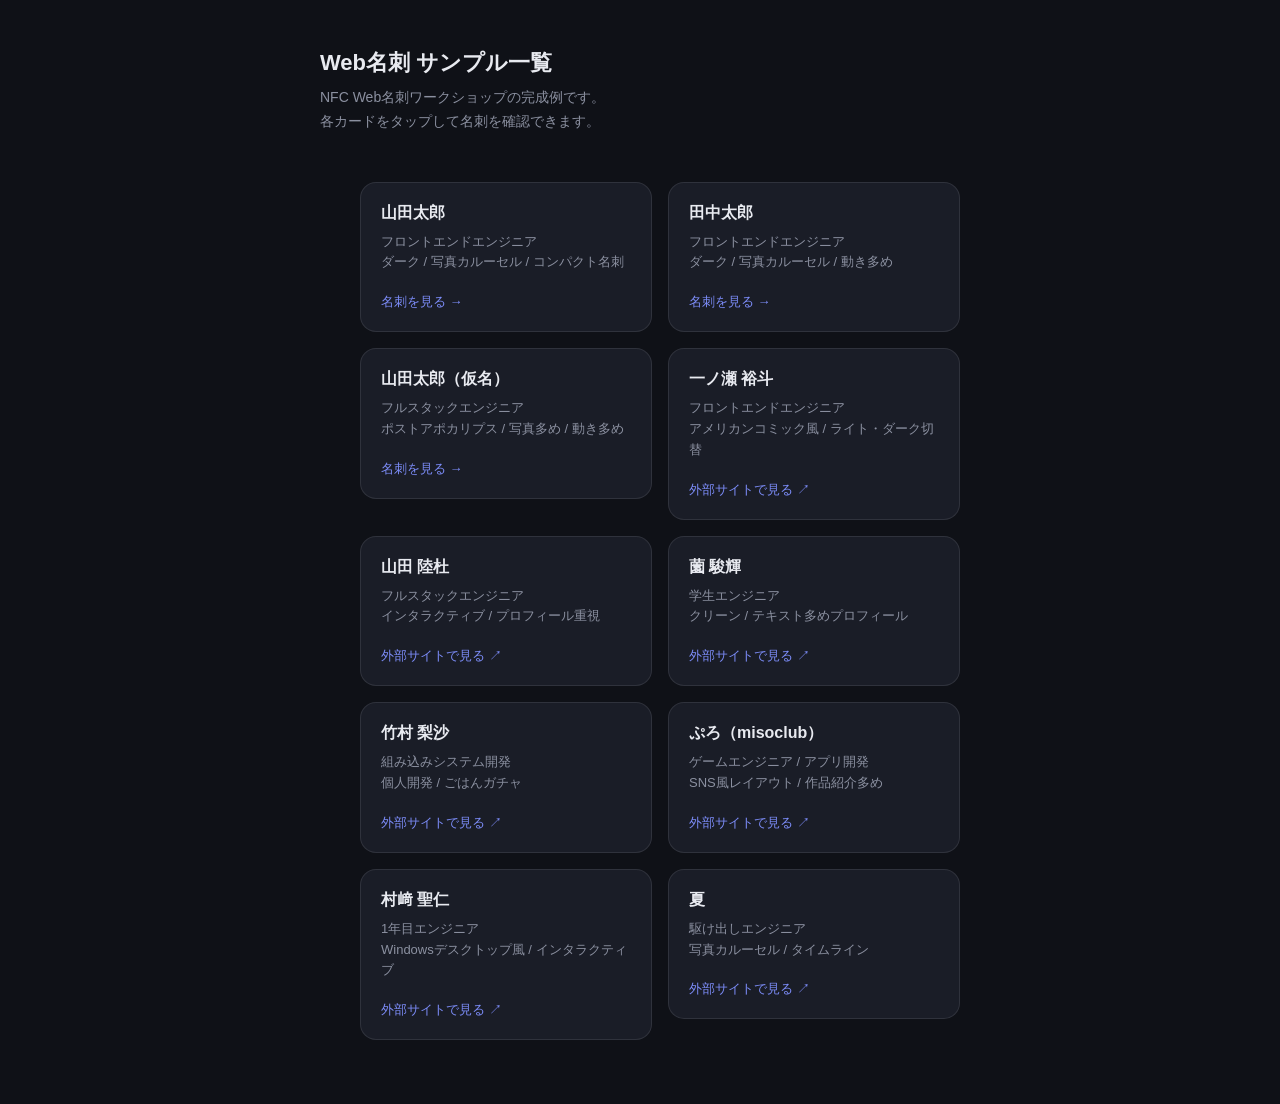
<file: docs/index.html>
<!DOCTYPE html>
<html lang="ja">
  <head>
    <meta charset="UTF-8" />
    <meta name="viewport" content="width=device-width, initial-scale=1.0" />
    <title>Web名刺 サンプル一覧</title>
    <style>
      :root {
        --bg: #0f1117;
        --card: #1a1d27;
        --text: #e8eaf0;
        --muted: #8b90a0;
        --line: rgba(232, 234, 240, 0.1);
        --accent: #7c8cf8;
        --font: "Hiragino Sans", "Noto Sans JP", sans-serif;
      }

      * { box-sizing: border-box; }

      body {
        margin: 0;
        min-height: 100dvh;
        padding: 48px 24px 64px;
        color: var(--text);
        background: var(--bg);
        font-family: var(--font);
      }

      header {
        max-width: 640px;
        margin: 0 auto 48px;
      }

      h1 {
        margin: 0 0 8px;
        font-size: 22px;
        font-weight: 700;
      }

      .desc {
        margin: 0;
        color: var(--muted);
        font-size: 14px;
        line-height: 1.7;
      }

      .grid {
        display: grid;
        grid-template-columns: repeat(auto-fill, minmax(280px, 1fr));
        gap: 16px;
        max-width: 640px;
        margin: 0 auto;
        list-style: none;
      }

      .item {
        display: flex;
        flex-direction: column;
        gap: 8px;
        padding: 20px;
        border: 1px solid var(--line);
        border-radius: 16px;
        background: var(--card);
        text-decoration: none;
        color: inherit;
        transition: border-color 0.15s;
      }

      .item:hover {
        border-color: var(--accent);
      }

      .item-name {
        font-size: 16px;
        font-weight: 700;
      }

      .item-meta {
        font-size: 13px;
        color: var(--muted);
        line-height: 1.6;
      }

      .item-arrow {
        margin-top: auto;
        padding-top: 12px;
        color: var(--accent);
        font-size: 13px;
      }
    </style>
  </head>
  <body>
    <header>
      <h1>Web名刺 サンプル一覧</h1>
      <p class="desc">
        NFC Web名刺ワークショップの完成例です。<br />
        各カードをタップして名刺を確認できます。
      </p>
    </header>

    <ul class="grid" role="list">
      <li>
        <a class="item" href="./sample-v1/">
          <span class="item-name">山田太郎</span>
          <span class="item-meta">フロントエンドエンジニア<br />ダーク / 写真カルーセル / コンパクト名刺</span>
          <span class="item-arrow">名刺を見る →</span>
        </a>
      </li>
      <li>
        <a class="item" href="./sample-v2/">
          <span class="item-name">田中太郎</span>
          <span class="item-meta">フロントエンドエンジニア<br />ダーク / 写真カルーセル / 動き多め</span>
          <span class="item-arrow">名刺を見る →</span>
        </a>
      </li>
      <li>
        <a class="item" href="./sample-v3/">
          <span class="item-name">山田太郎（仮名）</span>
          <span class="item-meta">フルスタックエンジニア<br />ポストアポカリプス / 写真多め / 動き多め</span>
          <span class="item-arrow">名刺を見る →</span>
        </a>
      </li>
      <li>
        <a class="item" href="https://illionillion.github.io/my-portfolio-sample/" target="_blank" rel="noopener noreferrer">
          <span class="item-name">一ノ瀬 裕斗</span>
          <span class="item-meta">フロントエンドエンジニア<br />アメリカンコミック風 / ライト・ダーク切替</span>
          <span class="item-arrow">外部サイトで見る ↗</span>
        </a>
      </li>
      <li>
        <a class="item" href="https://me1td0wn76.github.io/nfc-web-card/" target="_blank" rel="noopener noreferrer">
          <span class="item-name">山田 陸杜</span>
          <span class="item-meta">フルスタックエンジニア<br />インタラクティブ / プロフィール重視</span>
          <span class="item-arrow">外部サイトで見る ↗</span>
        </a>
      </li>
      <li>
        <a class="item" href="https://syun17.github.io/nfc-web-card/" target="_blank" rel="noopener noreferrer">
          <span class="item-name">薗 駿輝</span>
          <span class="item-meta">学生エンジニア<br />クリーン / テキスト多めプロフィール</span>
          <span class="item-arrow">外部サイトで見る ↗</span>
        </a>
      </li>
      <li>
        <a class="item" href="https://que359014.github.io/nfc-web-card-workshop-main/" target="_blank" rel="noopener noreferrer">
          <span class="item-name">竹村 梨沙</span>
          <span class="item-meta">組み込みシステム開発<br />個人開発 / ごはんガチャ</span>
          <span class="item-arrow">外部サイトで見る ↗</span>
        </a>
      </li>
      <li>
        <a class="item" href="https://misoclub.pro/mc-profile/" target="_blank" rel="noopener noreferrer">
          <span class="item-name">ぷろ（misoclub）</span>
          <span class="item-meta">ゲームエンジニア / アプリ開発<br />SNS風レイアウト / 作品紹介多め</span>
          <span class="item-arrow">外部サイトで見る ↗</span>
        </a>
      </li>
      <li>
        <a class="item" href="https://massan02.github.io/nfc-web-card-workshop-main/" target="_blank" rel="noopener noreferrer">
          <span class="item-name">村﨑 聖仁</span>
          <span class="item-meta">1年目エンジニア<br />Windowsデスクトップ風 / インタラクティブ</span>
          <span class="item-arrow">外部サイトで見る ↗</span>
        </a>
      </li>
      <li>
        <a class="item" href="https://anonymousinjp.github.io/nfc-web-card-workshop-main/" target="_blank" rel="noopener noreferrer">
          <span class="item-name">夏</span>
          <span class="item-meta">駆け出しエンジニア<br />写真カルーセル / タイムライン</span>
          <span class="item-arrow">外部サイトで見る ↗</span>
        </a>
      </li>
    </ul>
  </body>
</html>
</file>
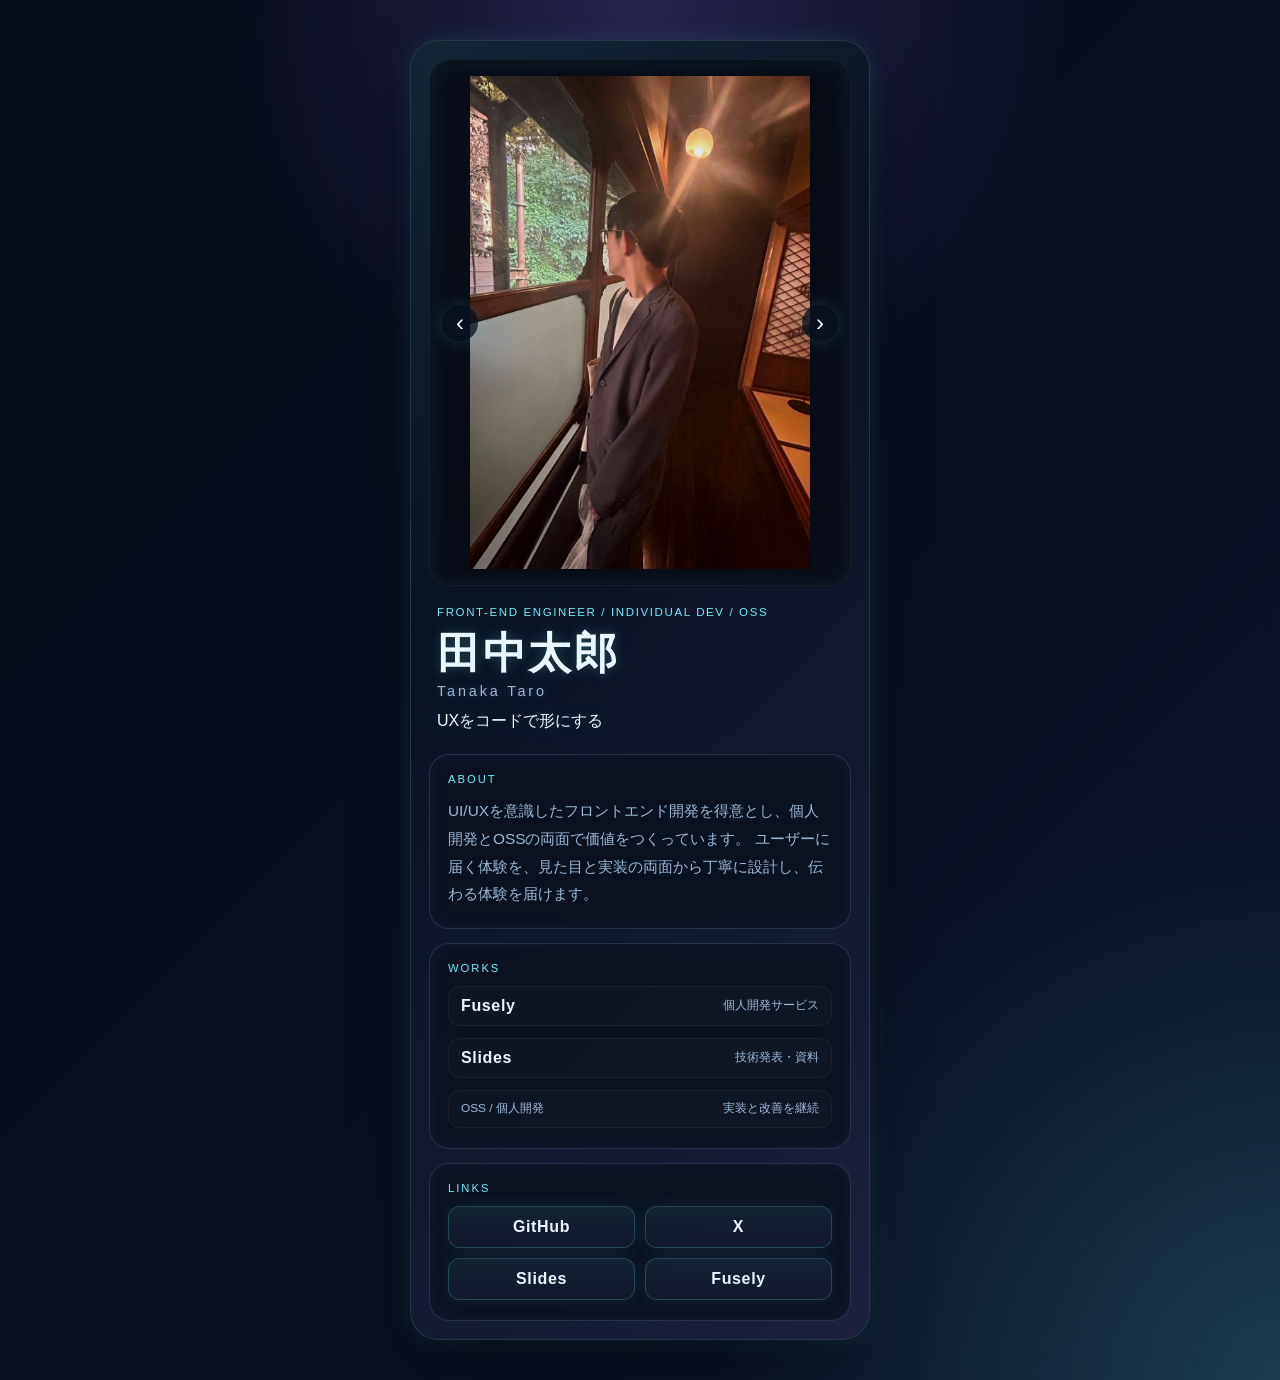
<file: docs/illionillion/index.html>
<!DOCTYPE html>
<html lang="ja">
  <head>
    <meta charset="UTF-8" />
    <meta name="viewport" content="width=device-width, initial-scale=1.0" />
    <title>田中太郎 | Web名刺</title>
    <meta
      name="description"
      content="田中太郎のWeb名刺です。フロントエンドエンジニア / 個人開発 / OSS。"
    />
    <link rel="stylesheet" href="./style.css" />
  </head>
  <body>
    <div class="page-shell">
      <main class="card" aria-label="田中太郎のWeb名刺">
        <header class="hero">
          <div class="carousel" aria-label="プロフィール写真のスライドショー">
            <button class="nav prev" type="button" aria-label="前の写真">‹</button>
            <div class="slides">
              <figure class="slide active">
                <img src="./assets/266370.jpg" alt="田中太郎の写真" />
              </figure>
              <figure class="slide">
                <img src="./assets/bar.png" alt="バーなどの活動写真" />
              </figure>
              <figure class="slide">
                <img src="./assets/cafe.JPG" alt="カフェでの写真" />
              </figure>
            </div>
            <button class="nav next" type="button" aria-label="次の写真">›</button>
          </div>

          <div class="hero-copy">
            <p class="eyebrow">Front-end Engineer / Individual Dev / OSS</p>
            <h1>
              田中太郎
              <span>Tanaka Taro</span>
            </h1>
            <p class="tagline">UXをコードで形にする</p>
          </div>
        </header>

        <section class="panel intro">
          <div class="section-label">About</div>
          <p>
            UI/UXを意識したフロントエンド開発を得意とし、個人開発とOSSの両面で価値をつくっています。
            ユーザーに届く体験を、見た目と実装の両面から丁寧に設計し、伝わる体験を届けます。
          </p>
        </section>

        <section class="panel works">
          <div class="section-label">Works</div>
          <ul class="project-list">
            <li>
              <a href="https://fusely-app.pages.dev/" target="_blank" rel="noreferrer noopener">
                Fusely
              </a>
              <span>個人開発サービス</span>
            </li>
            <li>
              <a href="https://illionillion-slides.pages.dev/" target="_blank" rel="noreferrer noopener">
                Slides
              </a>
              <span>技術発表・資料</span>
            </li>
            <li>
              <span class="plain">OSS / 個人開発</span>
              <span>実装と改善を継続</span>
            </li>
          </ul>
        </section>

        <section class="panel links">
          <div class="section-label">Links</div>
          <div class="link-grid">
            <a href="https://github.com/illionillion" target="_blank" rel="noreferrer noopener">GitHub</a>
            <a href="https://x.com/Sei_engineer" target="_blank" rel="noreferrer noopener">X</a>
            <a href="https://illionillion-slides.pages.dev/" target="_blank" rel="noreferrer noopener">Slides</a>
            <a href="https://fusely-app.pages.dev/" target="_blank" rel="noreferrer noopener">Fusely</a>
          </div>
        </section>
      </main>
    </div>

    <script src="./script.js"></script>
  </body>
</html>
</file>
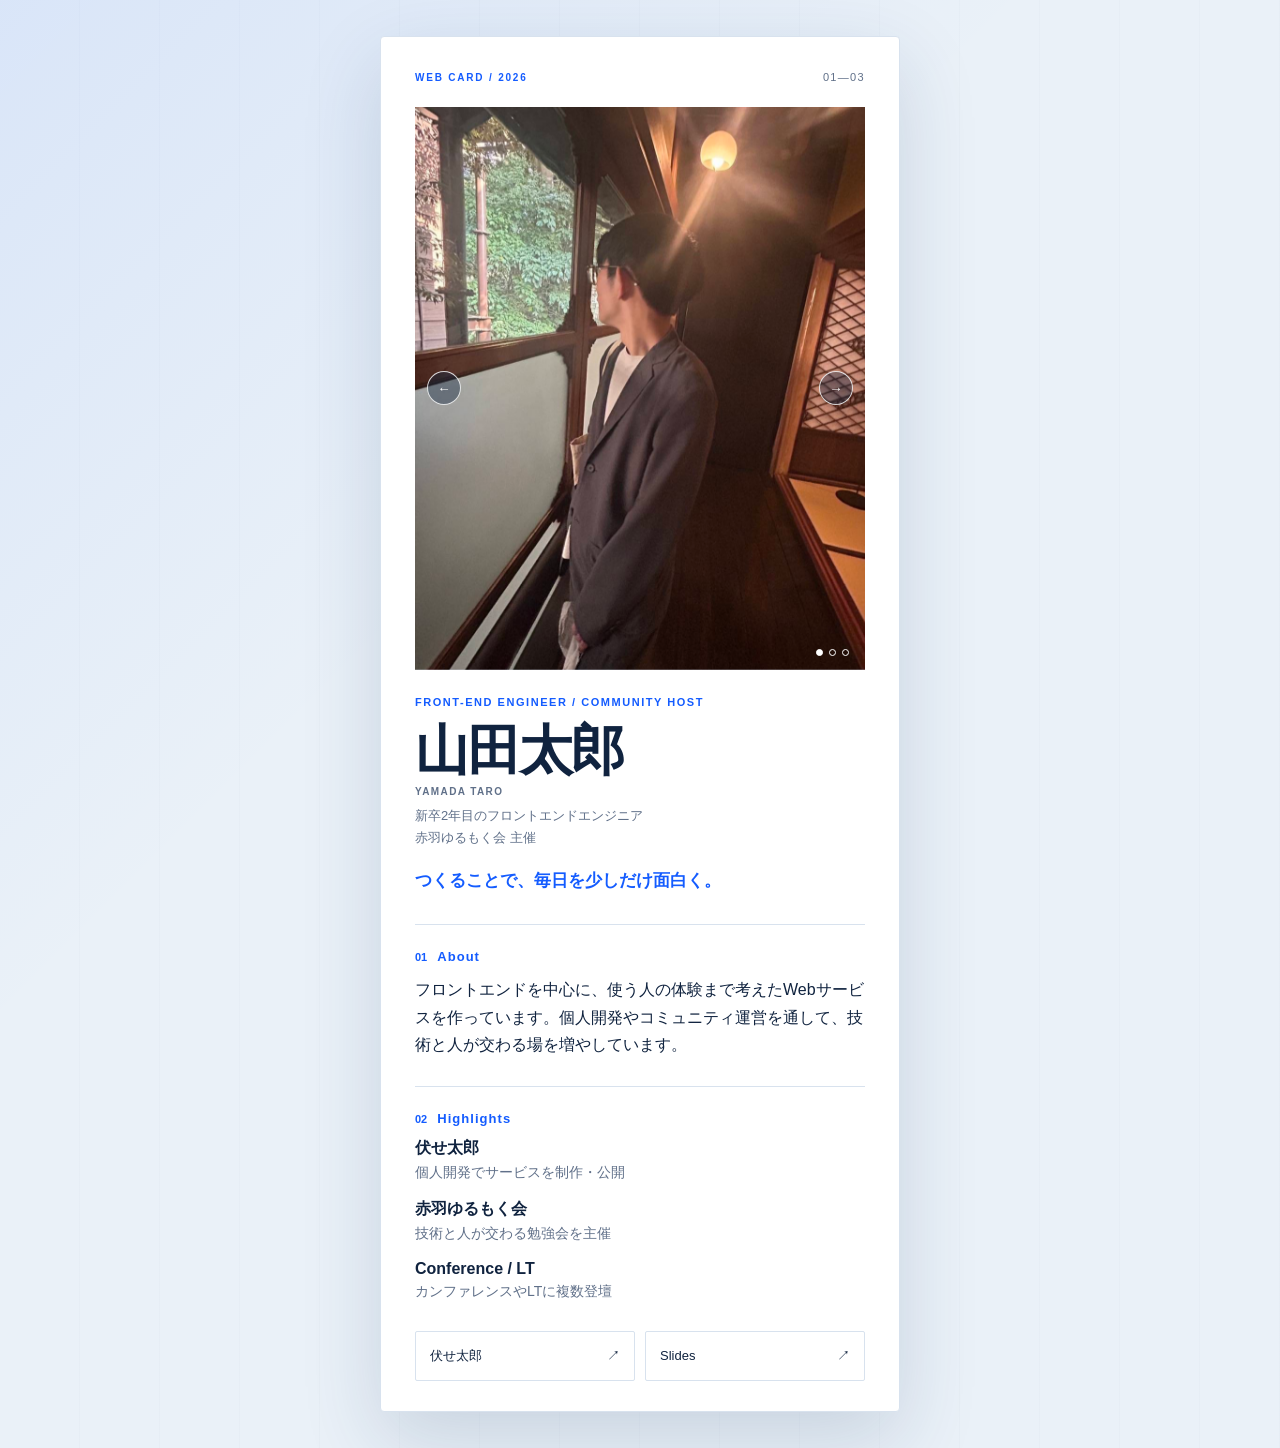
<file: docs/sample-v1/index.html>
<!DOCTYPE html>
<html lang="ja">
  <head>
    <meta charset="UTF-8" />
    <meta name="viewport" content="width=device-width, initial-scale=1.0" />
    <title>山田太郎 | Web名刺</title>
    <meta name="description" content="山田太郎のWeb名刺です。" />
    <link rel="stylesheet" href="./style.css" />
  </head>
  <body>
    <main class="card">
      <header class="profile">
        <div class="profile-topline">
          <p class="kicker">Web Card / 2026</p>
          <span class="index-mark">01—03</span>
        </div>
        <div class="carousel" aria-label="山田太郎の写真">
          <div class="carousel-track">
            <img class="carousel-slide is-active" src="./assets/266370.jpg" alt="山田太郎の活動写真 1" />
            <img class="carousel-slide" src="./assets/bar.png" alt="山田太郎の活動写真 2" />
            <img class="carousel-slide" src="./assets/cafe.JPG" alt="山田太郎の活動写真 3" />
          </div>
          <button class="carousel-button carousel-button-prev" type="button" aria-label="前の写真">←</button>
          <button class="carousel-button carousel-button-next" type="button" aria-label="次の写真">→</button>
          <div class="carousel-dots" aria-label="写真を選択"></div>
        </div>
        <p class="eyebrow">Front-end engineer / Community host</p>
        <h1>山田太郎</h1>
        <p class="name-en">YAMADA TARO</p>
        <p class="role">新卒2年目のフロントエンドエンジニア<br />赤羽ゆるもく会 主催</p>
        <p class="tagline">つくることで、毎日を少しだけ面白く。</p>
      </header>

      <section class="section">
        <div class="section-heading"><span>01</span><h2>About</h2></div>
        <p>フロントエンドを中心に、使う人の体験まで考えたWebサービスを作っています。個人開発やコミュニティ運営を通して、技術と人が交わる場を増やしています。</p>
      </section>

      <section class="section">
        <div class="section-heading"><span>02</span><h2>Highlights</h2></div>
        <ul class="highlights">
          <li>
            <strong>伏せ太郎</strong>
            <span>個人開発でサービスを制作・公開</span>
          </li>
          <li>
            <strong>赤羽ゆるもく会</strong>
            <span>技術と人が交わる勉強会を主催</span>
          </li>
          <li>
            <strong>Conference / LT</strong>
            <span>カンファレンスやLTに複数登壇</span>
          </li>
        </ul>
      </section>

      <nav class="links" aria-label="リンク">
        <a class="link" href="https://fusely-app.pages.dev/" target="_blank" rel="noopener noreferrer"><span>伏せ太郎</span><span>↗</span></a>
        <a class="link" href="https://illionillion-slides.pages.dev/" target="_blank" rel="noopener noreferrer"><span>Slides</span><span>↗</span></a>
      </nav>
    </main>

    <p class="hint" id="copy-hint" hidden>コピーしました</p>
    <script src="./script.js"></script>
  </body>
</html>
</file>
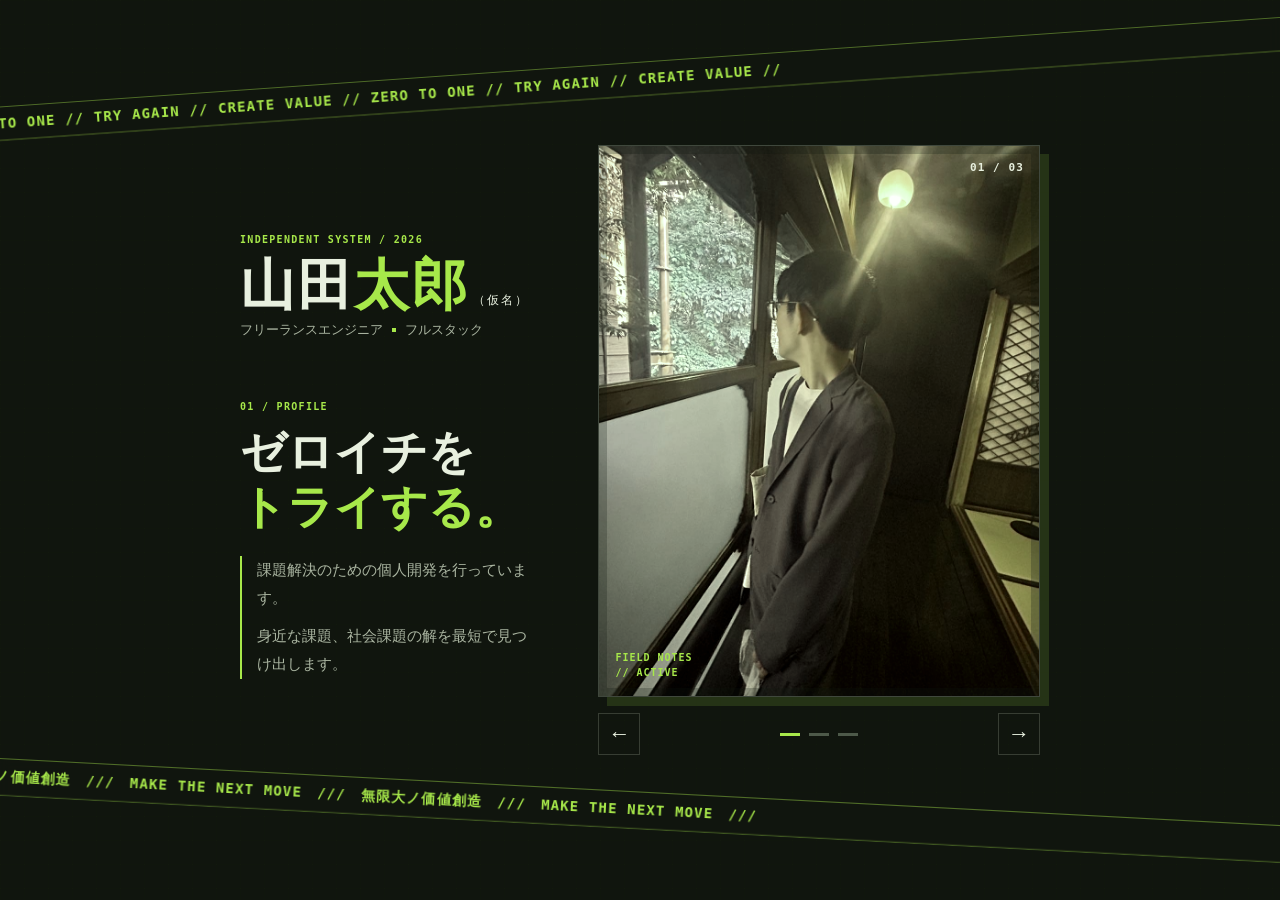
<file: docs/sample-v3/index.html>
<!DOCTYPE html>
<html lang="ja">
  <head>
    <meta charset="UTF-8" />
    <meta name="viewport" content="width=device-width, initial-scale=1.0" />
    <meta name="description" content="山田太郎（仮名）のWeb名刺です。" />
    <title>山田太郎（仮名） | フルスタックエンジニア</title>
    <link rel="stylesheet" href="./style.css" />
  </head>
  <body>
    <div class="noise" aria-hidden="true"></div>
    <div class="ticker ticker-top" aria-hidden="true">
      <div class="ticker-track">ZERO TO ONE // TRY AGAIN // CREATE VALUE // ZERO TO ONE // TRY AGAIN // CREATE VALUE //</div>
    </div>
    <div class="ticker ticker-bottom" aria-hidden="true">
      <div class="ticker-track">無限大ノ価値創造　///　MAKE THE NEXT MOVE　///　無限大ノ価値創造　///　MAKE THE NEXT MOVE　///</div>
    </div>

    <main class="card-shell">
      <header class="identity">
        <p class="eyebrow">INDEPENDENT SYSTEM / 2026</p>
        <h1>山田<span>太郎</span><small>（仮名）</small></h1>
        <p class="role">フリーランスエンジニア <i></i> フルスタック</p>
      </header>

      <section class="gallery" aria-label="山田太郎の写真">
        <div class="gallery-frame">
          <img class="slide is-active" src="./assets/266370.jpg" alt="山田太郎の活動写真 1" />
          <img class="slide" src="./assets/bar.png" alt="山田太郎の活動写真 2" />
          <img class="slide" src="./assets/cafe.JPG" alt="山田太郎の活動写真 3" />
          <div class="image-index" aria-live="polite"><span id="current-slide">01</span> / 03</div>
          <p class="image-label">FIELD NOTES<br />// ACTIVE</p>
        </div>
        <div class="gallery-controls">
          <button class="arrow-button" type="button" data-direction="previous" aria-label="前の写真">←</button>
          <div class="dots" role="tablist" aria-label="写真を選択">
            <button class="dot is-active" type="button" role="tab" aria-label="写真 1" aria-selected="true"></button>
            <button class="dot" type="button" role="tab" aria-label="写真 2" aria-selected="false"></button>
            <button class="dot" type="button" role="tab" aria-label="写真 3" aria-selected="false"></button>
          </div>
          <button class="arrow-button" type="button" data-direction="next" aria-label="次の写真">→</button>
        </div>
      </section>

      <section class="profile" aria-labelledby="profile-title">
        <p class="section-mark">01 / PROFILE</p>
        <h2 id="profile-title">ゼロイチを<br /><em>トライする。</em></h2>
        <div class="profile-copy">
          <p>課題解決のための個人開発を行っています。</p>
          <p>身近な課題、社会課題の解を最短で見つけ出します。</p>
        </div>
      </section>
    </main>

    <script src="./script.js"></script>
  </body>
</html>
</file>
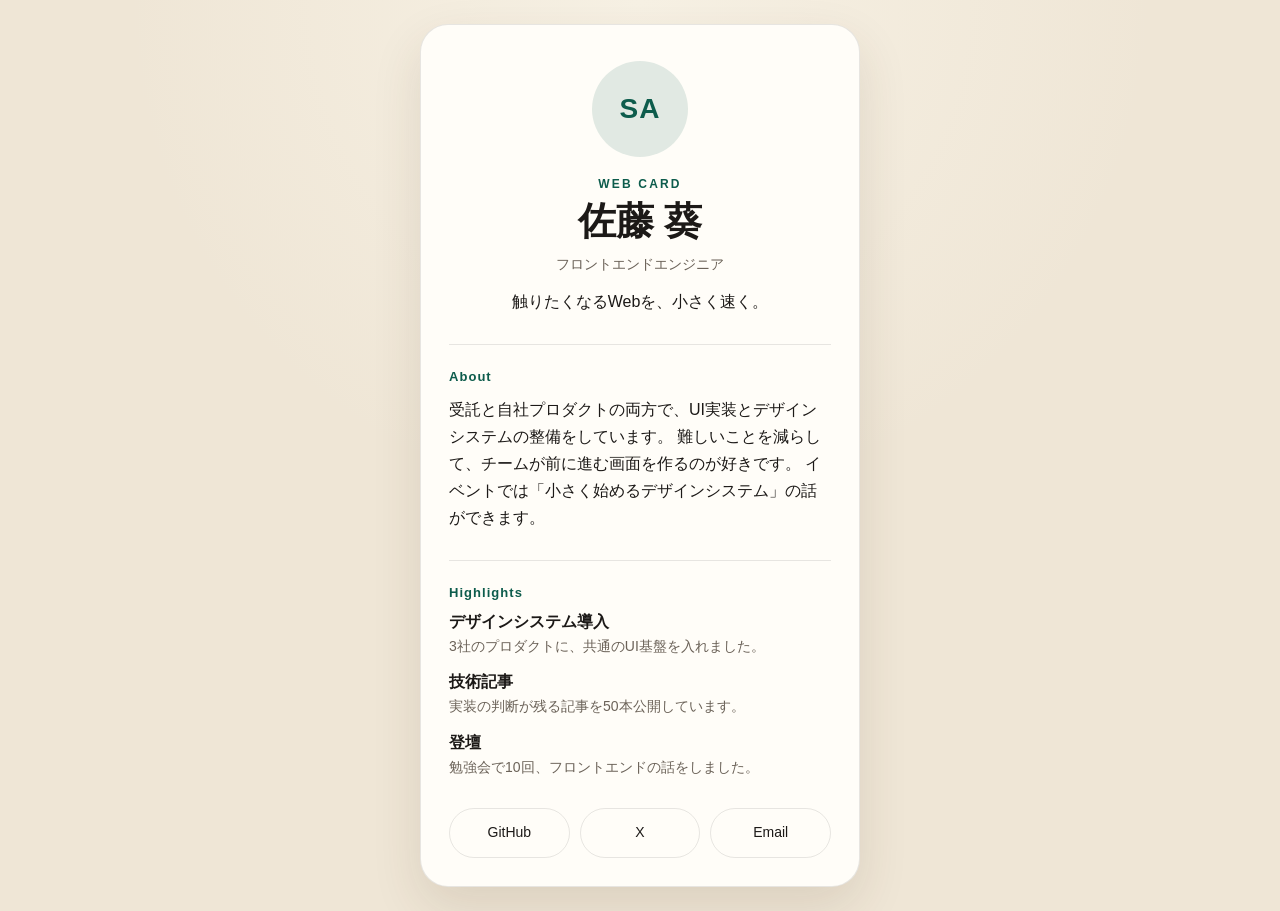
<file: examples/sample-card/index.html>
<!DOCTYPE html>
<html lang="ja">
  <head>
    <meta charset="UTF-8" />
    <meta name="viewport" content="width=device-width, initial-scale=1.0" />
    <title>佐藤 葵 | Web名刺</title>
    <meta name="description" content="佐藤 葵のWeb名刺です。" />
    <link rel="stylesheet" href="./style.css" />
  </head>
  <body>
    <main class="card">
      <header class="profile">
        <div class="avatar" aria-hidden="true">SA</div>
        <p class="kicker">Web Card</p>
        <h1>佐藤 葵</h1>
        <p class="role">フロントエンドエンジニア</p>
        <p class="tagline">触りたくなるWebを、小さく速く。</p>
      </header>

      <section class="section">
        <h2>About</h2>
        <p>
          受託と自社プロダクトの両方で、UI実装とデザインシステムの整備をしています。
          難しいことを減らして、チームが前に進む画面を作るのが好きです。
          イベントでは「小さく始めるデザインシステム」の話ができます。
        </p>
      </section>

      <section class="section">
        <h2>Highlights</h2>
        <ul class="highlights">
          <li>
            <strong>デザインシステム導入</strong>
            <span>3社のプロダクトに、共通のUI基盤を入れました。</span>
          </li>
          <li>
            <strong>技術記事</strong>
            <span>実装の判断が残る記事を50本公開しています。</span>
          </li>
          <li>
            <strong>登壇</strong>
            <span>勉強会で10回、フロントエンドの話をしました。</span>
          </li>
        </ul>
      </section>

      <nav class="links" aria-label="リンク">
        <a class="link" href="https://github.com/example" target="_blank" rel="noopener noreferrer">GitHub</a>
        <a class="link" href="https://x.com/example" target="_blank" rel="noopener noreferrer">X</a>
        <a class="link" href="#" data-copy="aoi@example.com">Email</a>
      </nav>
    </main>

    <p class="hint" id="copy-hint" hidden>コピーしました</p>
    <script src="./script.js"></script>
  </body>
</html>
</file>
<file: docs/illionillion/style.css>
:root {
  --bg: #050b17;
  --bg-strong: #0b1328;
  --card: rgba(12, 20, 35, 0.9);
  --text: #ebf7ff;
  --muted: #9bb9d8;
  --line: rgba(142, 218, 255, 0.18);
  --accent: #69f0ff;
  --accent-strong: #9d7bff;
  --glow: rgba(105, 240, 255, 0.4);
  --shadow: rgba(0, 0, 0, 0.38);
}

* {
  box-sizing: border-box;
}

html {
  scroll-behavior: smooth;
}

body {
  margin: 0;
  min-height: 100vh;
  font-family: "Hiragino Sans", "Yu Gothic", "Meiryo", sans-serif;
  color: var(--text);
  background:
    radial-gradient(circle at top, rgba(157, 123, 255, 0.22), transparent 28%),
    radial-gradient(circle at bottom right, rgba(105, 240, 255, 0.18), transparent 30%),
    linear-gradient(135deg, var(--bg), var(--bg-strong));
}

img {
  max-width: 100%;
  display: block;
}

button,
a {
  transition: transform 0.2s ease, box-shadow 0.2s ease, border-color 0.2s ease;
}

.page-shell {
  min-height: 100vh;
  display: grid;
  place-items: center;
  padding: 24px;
}

.card {
  width: min(100%, 420px);
  background: var(--card);
  border: 1px solid var(--line);
  border-radius: 28px;
  box-shadow:
    0 24px 60px var(--shadow),
    0 0 26px rgba(105, 240, 255, 0.12);
  overflow: hidden;
  position: relative;
  animation: cardIn 0.8s ease both;
}

.card::before {
  content: "";
  position: absolute;
  inset: 0;
  background: linear-gradient(135deg, rgba(105, 240, 255, 0.08), transparent 35%, rgba(157, 123, 255, 0.12));
  pointer-events: none;
}

.hero,
.panel {
  position: relative;
  z-index: 1;
}

.hero {
  padding: 18px 18px 0;
}

.carousel {
  position: relative;
  overflow: hidden;
  border-radius: 22px;
  border: 1px solid rgba(255, 255, 255, 0.08);
  background: rgba(7, 11, 20, 0.86);
  box-shadow: inset 0 0 24px rgba(105, 240, 255, 0.08);
}

.slides {
  position: relative;
  aspect-ratio: 4 / 5;
  overflow: hidden;
}

.slide {
  position: absolute;
  inset: 0;
  opacity: 0;
  transform: scale(1.08);
  transition: opacity 0.45s ease, transform 0.45s ease;
}

.slide.active {
  opacity: 1;
  transform: scale(1);
}

.slide img {
  width: 100%;
  height: 100%;
  object-fit: cover;
  filter: saturate(1.12) contrast(1.08) brightness(0.9);
}

.nav {
  position: absolute;
  top: 50%;
  transform: translateY(-50%);
  z-index: 2;
  border: 0;
  width: 36px;
  height: 36px;
  border-radius: 50%;
  background: rgba(9, 19, 32, 0.76);
  color: var(--text);
  font-size: 1.5rem;
  cursor: pointer;
  box-shadow: 0 0 18px rgba(105, 240, 255, 0.2);
}

.nav:hover,
.nav:focus-visible {
  transform: translateY(-50%) scale(1.08);
  box-shadow: 0 0 18px rgba(105, 240, 255, 0.42);
}

.prev {
  left: 12px;
}

.next {
  right: 12px;
}

.hero-copy {
  padding: 20px 8px 8px;
}

.eyebrow {
  margin: 0 0 12px;
  font-size: 0.72rem;
  letter-spacing: 0.14em;
  text-transform: uppercase;
  color: var(--accent);
}

h1 {
  margin: 0;
  font-size: clamp(2rem, 5vw, 2.7rem);
  line-height: 1.1;
  letter-spacing: 0.06em;
  text-shadow: 0 0 12px rgba(105, 240, 255, 0.24);
}

h1 span {
  display: block;
  margin-top: 6px;
  font-size: 0.9rem;
  letter-spacing: 0.2em;
  font-weight: 500;
  color: var(--muted);
}

.tagline {
  margin: 12px 0 0;
  font-size: 1rem;
  color: var(--text);
  text-shadow: 0 0 18px rgba(105, 240, 255, 0.2);
}

.panel {
  margin: 14px 18px 0;
  padding: 18px 18px 20px;
  border: 1px solid var(--line);
  border-radius: 20px;
  background: rgba(11, 18, 31, 0.92);
  backdrop-filter: blur(3px);
  box-shadow: inset 0 0 18px rgba(157, 123, 255, 0.08);
}

.section-label {
  font-size: 0.7rem;
  letter-spacing: 0.18em;
  text-transform: uppercase;
  color: var(--accent);
  margin-bottom: 12px;
}

.intro p {
  margin: 0;
  line-height: 1.8;
  color: var(--muted);
  font-size: 0.96rem;
}

.project-list {
  margin: 0;
  padding: 0;
  list-style: none;
  display: grid;
  gap: 12px;
}

.project-list li {
  display: flex;
  justify-content: space-between;
  gap: 12px;
  align-items: center;
  padding: 10px 12px;
  border-radius: 12px;
  border: 1px solid rgba(255, 255, 255, 0.05);
  background: rgba(255, 255, 255, 0.02);
}

.project-list a,
.link-grid a {
  color: var(--text);
  text-decoration: none;
  font-weight: 600;
  letter-spacing: 0.04em;
}

.project-list a:hover,
.project-list a:focus-visible,
.link-grid a:hover,
.link-grid a:focus-visible {
  color: var(--accent);
  text-shadow: 0 0 18px rgba(105, 240, 255, 0.3);
}

.project-list span,
.project-list .plain {
  color: var(--muted);
  font-size: 0.74rem;
}

.link-grid {
  display: grid;
  grid-template-columns: repeat(2, minmax(0, 1fr));
  gap: 10px;
}

.link-grid a {
  padding: 11px 12px;
  border-radius: 12px;
  text-align: center;
  border: 1px solid rgba(105, 240, 255, 0.2);
  background: linear-gradient(180deg, rgba(105, 240, 255, 0.08), rgba(157, 123, 255, 0.06));
  box-shadow: 0 0 18px rgba(105, 240, 255, 0.08);
}

.link-grid a:hover,
.link-grid a:focus-visible {
  transform: translateY(-2px);
  border-color: rgba(105, 240, 255, 0.52);
  box-shadow: 0 0 22px rgba(105, 240, 255, 0.16);
}

.links {
  margin-bottom: 18px;
}

@keyframes cardIn {
  from {
    opacity: 0;
    transform: translateY(18px) scale(0.98);
  }
  to {
    opacity: 1;
    transform: translateY(0) scale(1);
  }
}

@media (min-width: 800px) {
  .page-shell {
    padding: 40px;
  }

  .card {
    width: min(100%, 460px);
  }
}
</file>
<file: docs/sample-v1/style.css>
:root {
  --bg: #eaf1f8;
  --card: #ffffff;
  --text: #10233f;
  --muted: #607089;
  --line: #d8e2ee;
  --accent: #145cff;
  --accent-soft: #e4edff;
  --shadow: 0 28px 80px rgba(23, 57, 102, 0.16);
  --radius: 4px;
  --font: "Avenir Next", "Hiragino Sans", "Hiragino Kaku Gothic ProN", "Yu Gothic", sans-serif;
}

* {
  box-sizing: border-box;
}

html,
body {
  margin: 0;
  min-height: 100%;
}

body {
  min-height: 100dvh;
  display: grid;
  place-items: center;
  padding: 36px 16px;
  color: var(--text);
  background: linear-gradient(135deg, rgba(20, 92, 255, 0.08), transparent 38%),
    repeating-linear-gradient(90deg, transparent 0, transparent 79px, rgba(16, 35, 63, 0.035) 80px), var(--bg);
  font-family: var(--font);
}

.card {
  width: min(520px, 100%);
  padding: 34px 34px 30px;
  border: 1px solid var(--line);
  border-radius: var(--radius);
  background: var(--card);
  box-shadow: var(--shadow);
}

.profile { text-align: left; }

.profile-topline { display: flex; justify-content: space-between; align-items: center; }
.index-mark { color: var(--muted); font-size: 11px; letter-spacing: 0.12em; }

.carousel { position: relative; overflow: hidden; margin: 24px 0 26px; aspect-ratio: 4 / 5; background: var(--accent-soft); }
.carousel-track, .carousel-slide { width: 100%; height: 100%; }
.carousel-slide { display: none; object-fit: cover; }
.carousel-slide.is-active { display: block; animation: reveal 500ms ease both; }
.carousel-button { position: absolute; top: 50%; width: 34px; height: 34px; border: 1px solid rgba(255, 255, 255, 0.8); border-radius: 50%; color: #fff; background: rgba(16, 35, 63, 0.4); cursor: pointer; transform: translateY(-50%); }
.carousel-button:hover, .carousel-button:focus-visible { background: var(--accent); outline: none; }
.carousel-button-prev { left: 12px; }
.carousel-button-next { right: 12px; }
.carousel-dots { position: absolute; right: 16px; bottom: 14px; display: flex; gap: 6px; }
.carousel-dot { width: 7px; height: 7px; padding: 0; border: 1px solid #fff; border-radius: 50%; background: transparent; cursor: pointer; }
.carousel-dot.is-active { background: #fff; }

.eyebrow, .name-en { color: var(--accent); font-size: 11px; font-weight: 700; letter-spacing: 0.14em; text-transform: uppercase; }
.eyebrow { margin-bottom: 10px; }

.kicker {
  margin: 0;
  color: var(--accent);
  font-size: 10px;
  font-weight: 700;
  letter-spacing: 0.18em;
  text-transform: uppercase;
}

h1,
h2,
p,
ul {
  margin: 0;
}

h1 {
  font-size: clamp(34px, 9vw, 54px);
  letter-spacing: -0.04em;
  line-height: 1.2;
}
.name-en { margin-top: 4px; color: var(--muted); font-size: 10px; }

.role,
.tagline,
.section p,
.highlights span,
.link {
  line-height: 1.7;
}

.role {
  margin-top: 8px;
  color: var(--muted);
  font-size: 13px;
}

.tagline {
  margin-top: 18px;
  color: var(--accent);
  font-size: 17px;
  font-weight: 700;
}

.section {
  margin-top: 28px;
  padding-top: 24px;
  border-top: 1px solid var(--line);
}

h2 {
  margin: 0;
  color: var(--accent);
  font-size: 13px;
  letter-spacing: 0.08em;
}
.section-heading { display: flex; align-items: baseline; gap: 10px; margin-bottom: 12px; }
.section-heading span { color: var(--accent); font-size: 11px; font-weight: 700; }

.highlights {
  display: grid;
  gap: 14px;
  padding: 0;
  list-style: none;
}

.highlights li {
  display: grid;
  gap: 2px;
}

.highlights span {
  color: var(--muted);
  font-size: 14px;
}

.links {
  display: grid;
  grid-template-columns: 1fr 1fr;
  gap: 10px;
  margin-top: 28px;
}

.link {
  display: flex;
  justify-content: space-between;
  padding: 13px 14px;
  border: 1px solid var(--line);
  border-radius: 2px;
  color: var(--text);
  background: transparent;
  font-size: 14px;
  font-size: 13px;
  text-decoration: none;
}
@keyframes reveal { from { opacity: 0; transform: scale(1.03); } to { opacity: 1; transform: scale(1); } }

.link:hover,
.link:focus-visible {
  border-color: var(--accent);
  outline: none;
}

.hint {
  position: fixed;
  bottom: 20px;
  left: 50%;
  padding: 10px 16px;
  border-radius: 999px;
  color: var(--bg);
  background: var(--text);
  font-size: 13px;
  transform: translateX(-50%);
}

.hint[hidden] {
  display: none;
}

@media (max-width: 360px) {
  .card {
    padding: 28px 20px 22px;
  }

  .links {
    grid-template-columns: 1fr;
  }
}
</file>
<file: docs/sample-v3/style.css>
:root {
  --bg: #10150e;
  --card: #1a2118;
  --text: #e8f0df;
  --muted: #aab5a1;
  --accent: #a7e84a;
  --line: rgba(232, 240, 223, 0.18);
}

* {
  box-sizing: border-box;
}

html,
body {
  margin: 0;
  min-height: 100%;
}

body {
  overflow-x: hidden;
  background: var(--bg);
  color: var(--text);
  font-family: "Hiragino Kaku Gothic ProN", "Yu Gothic", sans-serif;
}

button {
  font: inherit;
}

.noise {
  position: fixed;
  z-index: -1;
  inset: 0;
  opacity: 0.3;
  background-image: linear-gradient(rgba(167, 232, 74, 0.035) 1px, transparent 1px), linear-gradient(90deg, rgba(167, 232, 74, 0.035) 1px, transparent 1px);
  background-size: 24px 24px;
  pointer-events: none;
}

.ticker {
  position: fixed;
  z-index: 2;
  left: 0;
  width: 100%;
  overflow: hidden;
  border-block: 1px solid rgba(167, 232, 74, 0.42);
  background: rgba(16, 21, 14, 0.76);
  backdrop-filter: blur(4px);
  pointer-events: none;
}

.ticker-top { top: 7%; transform: rotate(-4deg) scale(1.08); }
.ticker-bottom { bottom: 8%; transform: rotate(3deg) scale(1.08); }

.ticker-track {
  width: max-content;
  padding: 7px 0 8px;
  color: var(--accent);
  font-family: Menlo, Monaco, monospace;
  font-size: 11px;
  font-weight: 700;
  letter-spacing: 0.08em;
  white-space: nowrap;
  animation: ticker 16s linear infinite;
}

.ticker-bottom .ticker-track {
  animation-direction: reverse;
  animation-duration: 20s;
}

@keyframes ticker {
  to { transform: translateX(-35%); }
}

.card-shell {
  width: min(100%, 480px);
  min-height: 100vh;
  margin: 0 auto;
  padding: 46px 20px 104px;
}

.identity {
  padding-block: 22px 30px;
  animation: reveal 0.65s ease-out both;
}

.eyebrow,
.section-mark {
  margin: 0;
  color: var(--accent);
  font-family: Menlo, Monaco, monospace;
  font-size: 10px;
  font-weight: 700;
  letter-spacing: 0.13em;
}

h1,
h2,
p { margin-top: 0; }

h1 {
  margin: 13px 0 8px;
  font-size: clamp(39px, 11vw, 55px);
  font-weight: 900;
  letter-spacing: 0.04em;
  line-height: 1;
}

h1 span { color: var(--accent); }
h1 small { margin-left: 4px; font-size: 12px; font-weight: 500; }

.role {
  display: flex;
  align-items: center;
  gap: 9px;
  margin: 0;
  color: var(--muted);
  font-size: 13px;
}

.role i { width: 4px; height: 4px; background: var(--accent); }

.gallery { animation: reveal 0.65s 0.12s ease-out both; }

.gallery-frame {
  position: relative;
  aspect-ratio: 4 / 5;
  overflow: hidden;
  border: 1px solid var(--line);
  background: var(--card);
  box-shadow: 9px 9px 0 rgba(167, 232, 74, 0.14);
}

.gallery-frame::after {
  position: absolute;
  inset: 0;
  border: 8px solid rgba(16, 21, 14, 0.24);
  content: "";
  pointer-events: none;
}

.slide {
  position: absolute;
  inset: 0;
  width: 100%;
  height: 100%;
  opacity: 0;
  object-fit: cover;
  filter: saturate(0.55) contrast(1.12) sepia(0.25) hue-rotate(39deg);
  transform: scale(1.05);
  transition: opacity 0.45s ease, transform 0.7s ease;
}

.slide.is-active { opacity: 1; transform: scale(1); }

.image-index,
.image-label {
  position: absolute;
  z-index: 1;
  margin: 0;
  font-family: Menlo, Monaco, monospace;
  font-weight: 700;
  letter-spacing: 0.1em;
}

.image-index { top: 15px; right: 15px; font-size: 11px; }
.image-label { bottom: 16px; left: 16px; color: var(--accent); font-size: 10px; line-height: 1.45; }

.gallery-controls {
  display: grid;
  grid-template-columns: 42px 1fr 42px;
  align-items: center;
  gap: 12px;
  margin-top: 16px;
}

.arrow-button {
  width: 42px;
  height: 42px;
  border: 1px solid var(--line);
  border-radius: 0;
  background: transparent;
  color: var(--text);
  font-size: 22px;
  cursor: pointer;
  transition: border-color 0.2s, background 0.2s, color 0.2s;
}

.arrow-button:hover,
.arrow-button:focus-visible { border-color: var(--accent); background: var(--accent); color: var(--bg); outline: none; }

.dots { display: flex; justify-content: center; gap: 9px; }
.dot { width: 20px; height: 3px; padding: 0; border: 0; background: #4d5949; cursor: pointer; }
.dot.is-active { background: var(--accent); }

.profile {
  padding-top: 74px;
  animation: reveal 0.65s 0.24s ease-out both;
}

h2 {
  margin: 13px 0 22px;
  font-size: clamp(32px, 9vw, 46px);
  letter-spacing: 0;
  line-height: 1.18;
}

h2 em { color: var(--accent); font-style: normal; }

.profile-copy {
  border-left: 2px solid var(--accent);
  padding-left: 15px;
  color: var(--muted);
  font-size: 15px;
  line-height: 1.9;
}

.profile-copy p { margin-bottom: 9px; }

@keyframes reveal {
  from { opacity: 0; transform: translateY(12px); }
  to { opacity: 1; transform: translateY(0); }
}

@media (min-width: 800px) {
  .card-shell {
    width: min(800px, calc(100% - 80px));
    display: grid;
    grid-template-columns: 0.8fr 1.2fr;
    grid-template-areas: "identity gallery" "profile gallery";
    column-gap: 64px;
    align-content: center;
    padding: 70px 0;
  }

  .identity { grid-area: identity; align-self: end; }
  .gallery { grid-area: gallery; }
  .profile { grid-area: profile; align-self: start; padding-top: 32px; }
  .ticker-track { font-size: 13px; }
}

@media (prefers-reduced-motion: reduce) {
  *, *::before, *::after { animation-duration: 0.01ms !important; animation-iteration-count: 1 !important; scroll-behavior: auto !important; transition-duration: 0.01ms !important; }
}
</file>
<file: examples/sample-card/style.css>
:root {
  --bg: #efe6d6;
  --card: #fffdf8;
  --text: #1c1917;
  --muted: #6b6258;
  --line: rgba(28, 25, 23, 0.1);
  --accent: #0d5c4c;
  --accent-soft: rgba(13, 92, 76, 0.12);
  --shadow: 0 20px 50px rgba(70, 52, 28, 0.12);
  --radius: 28px;
  --font: "Hiragino Mincho ProN", "Yu Mincho", "Noto Serif JP", serif;
  --font-sans: "Hiragino Sans", "Noto Sans JP", "Yu Gothic", sans-serif;
}

* {
  box-sizing: border-box;
}

html,
body {
  margin: 0;
  min-height: 100%;
}

body {
  min-height: 100dvh;
  display: grid;
  place-items: center;
  padding: 24px 16px;
  color: var(--text);
  background:
    radial-gradient(circle at top, #f7f1e4 0%, transparent 46%),
    var(--bg);
  font-family: var(--font-sans);
}

.card {
  width: min(440px, 100%);
  padding: 36px 28px 28px;
  border: 1px solid var(--line);
  border-radius: var(--radius);
  background: var(--card);
  box-shadow: var(--shadow);
}

.profile {
  text-align: center;
}

.avatar {
  display: grid;
  place-items: center;
  width: 96px;
  height: 96px;
  margin: 0 auto 20px;
  border-radius: 50%;
  color: var(--accent);
  background: var(--accent-soft);
  font-size: 28px;
  font-weight: 700;
  letter-spacing: 0.04em;
}

.kicker {
  margin: 0 0 8px;
  color: var(--accent);
  font-size: 12px;
  font-weight: 700;
  letter-spacing: 0.18em;
  text-transform: uppercase;
}

h1,
h2,
p,
ul {
  margin: 0;
}

h1 {
  font-family: var(--font);
  font-size: clamp(30px, 7vw, 38px);
  font-weight: 600;
  line-height: 1.2;
}

.role,
.tagline,
.section p,
.highlights span,
.link {
  line-height: 1.7;
}

.role {
  margin-top: 8px;
  color: var(--muted);
  font-size: 14px;
}

.tagline {
  margin-top: 12px;
  font-size: 16px;
}

.section {
  margin-top: 28px;
  padding-top: 24px;
  border-top: 1px solid var(--line);
}

h2 {
  margin-bottom: 12px;
  color: var(--accent);
  font-size: 13px;
  letter-spacing: 0.08em;
}

.highlights {
  display: grid;
  gap: 14px;
  padding: 0;
  list-style: none;
}

.highlights li {
  display: grid;
  gap: 2px;
}

.highlights span {
  color: var(--muted);
  font-size: 14px;
}

.links {
  display: flex;
  flex-wrap: wrap;
  gap: 10px;
  margin-top: 28px;
}

.link {
  flex: 1 1 30%;
  padding: 12px 10px;
  border: 1px solid var(--line);
  border-radius: 999px;
  color: var(--text);
  background: transparent;
  font-size: 14px;
  text-align: center;
  text-decoration: none;
}

.link:hover,
.link:focus-visible {
  border-color: var(--accent);
  color: var(--accent);
  outline: none;
}

.hint {
  position: fixed;
  bottom: 20px;
  left: 50%;
  padding: 10px 16px;
  border-radius: 999px;
  color: #fffdf8;
  background: var(--accent);
  font-size: 13px;
  transform: translateX(-50%);
}

.hint[hidden] {
  display: none;
}

@media (max-width: 360px) {
  .card {
    padding: 28px 20px 22px;
  }

  .link {
    flex-basis: 100%;
  }
}
</file>
